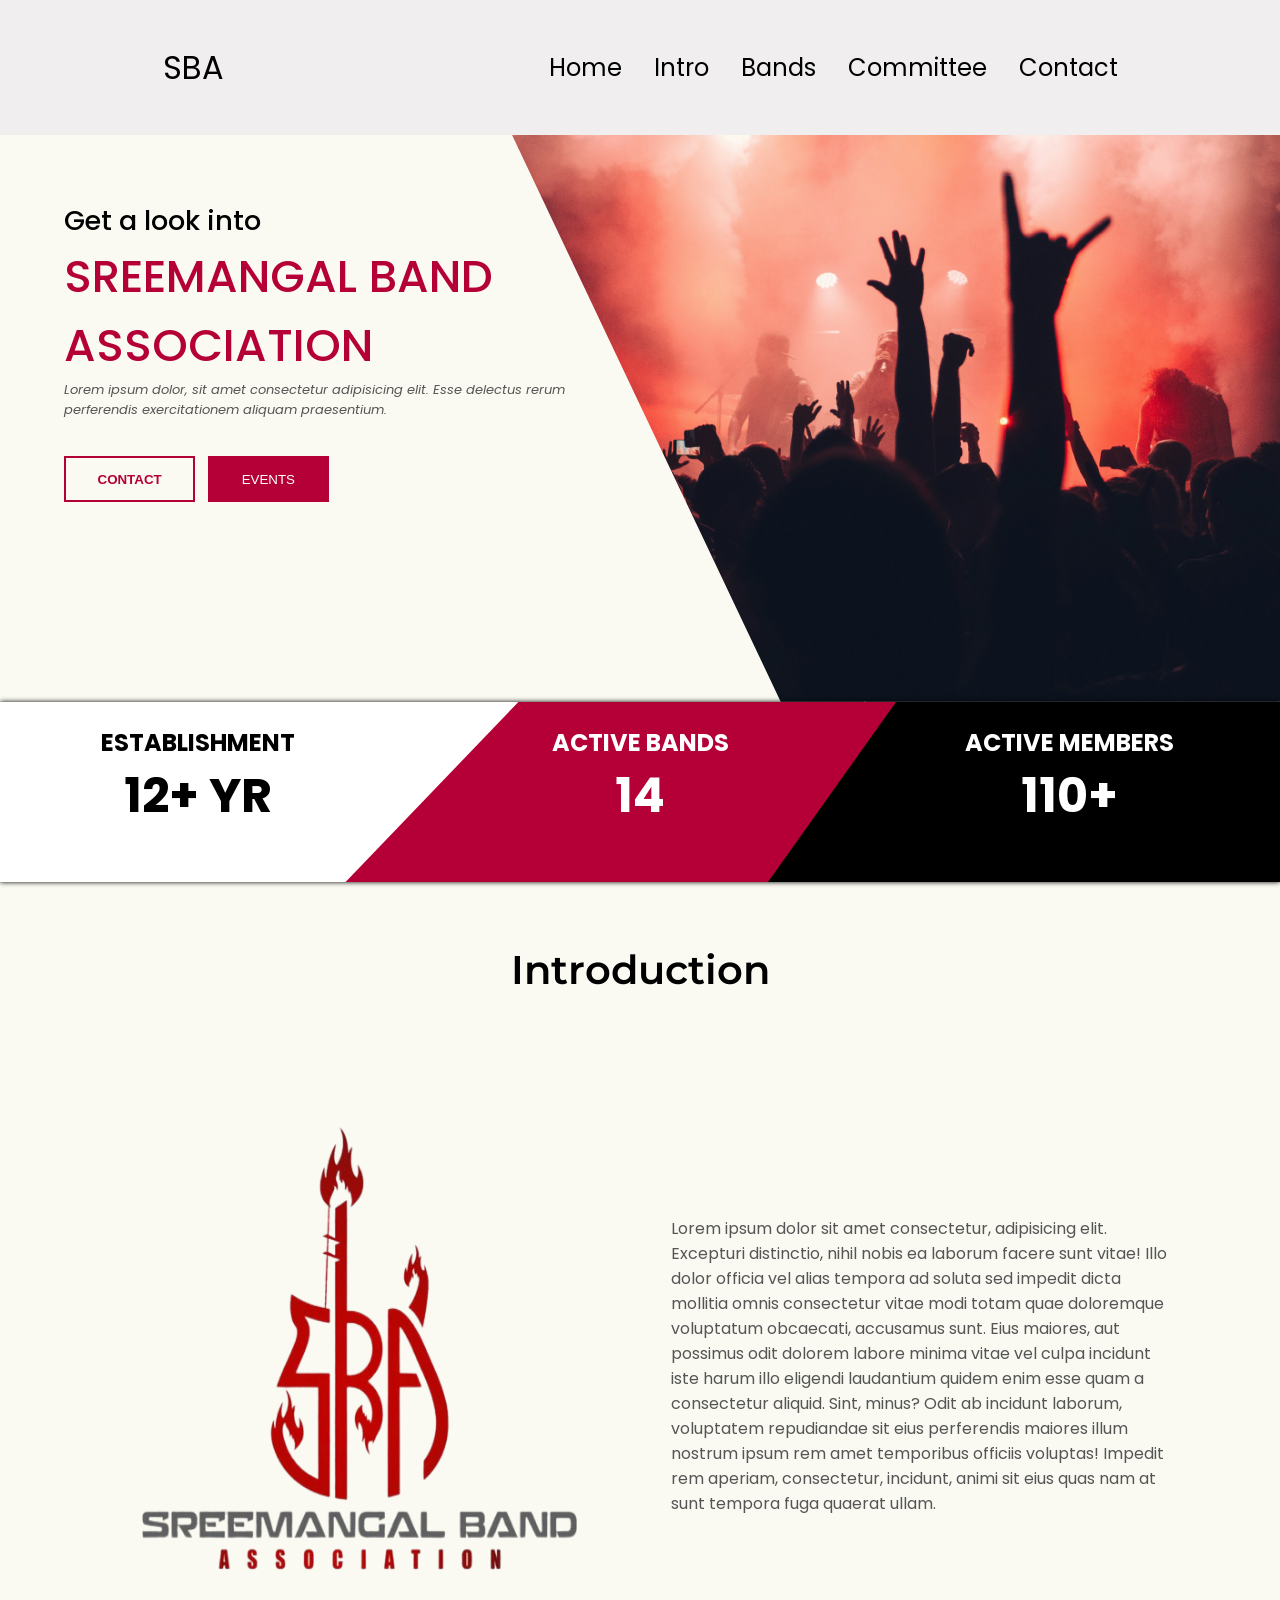
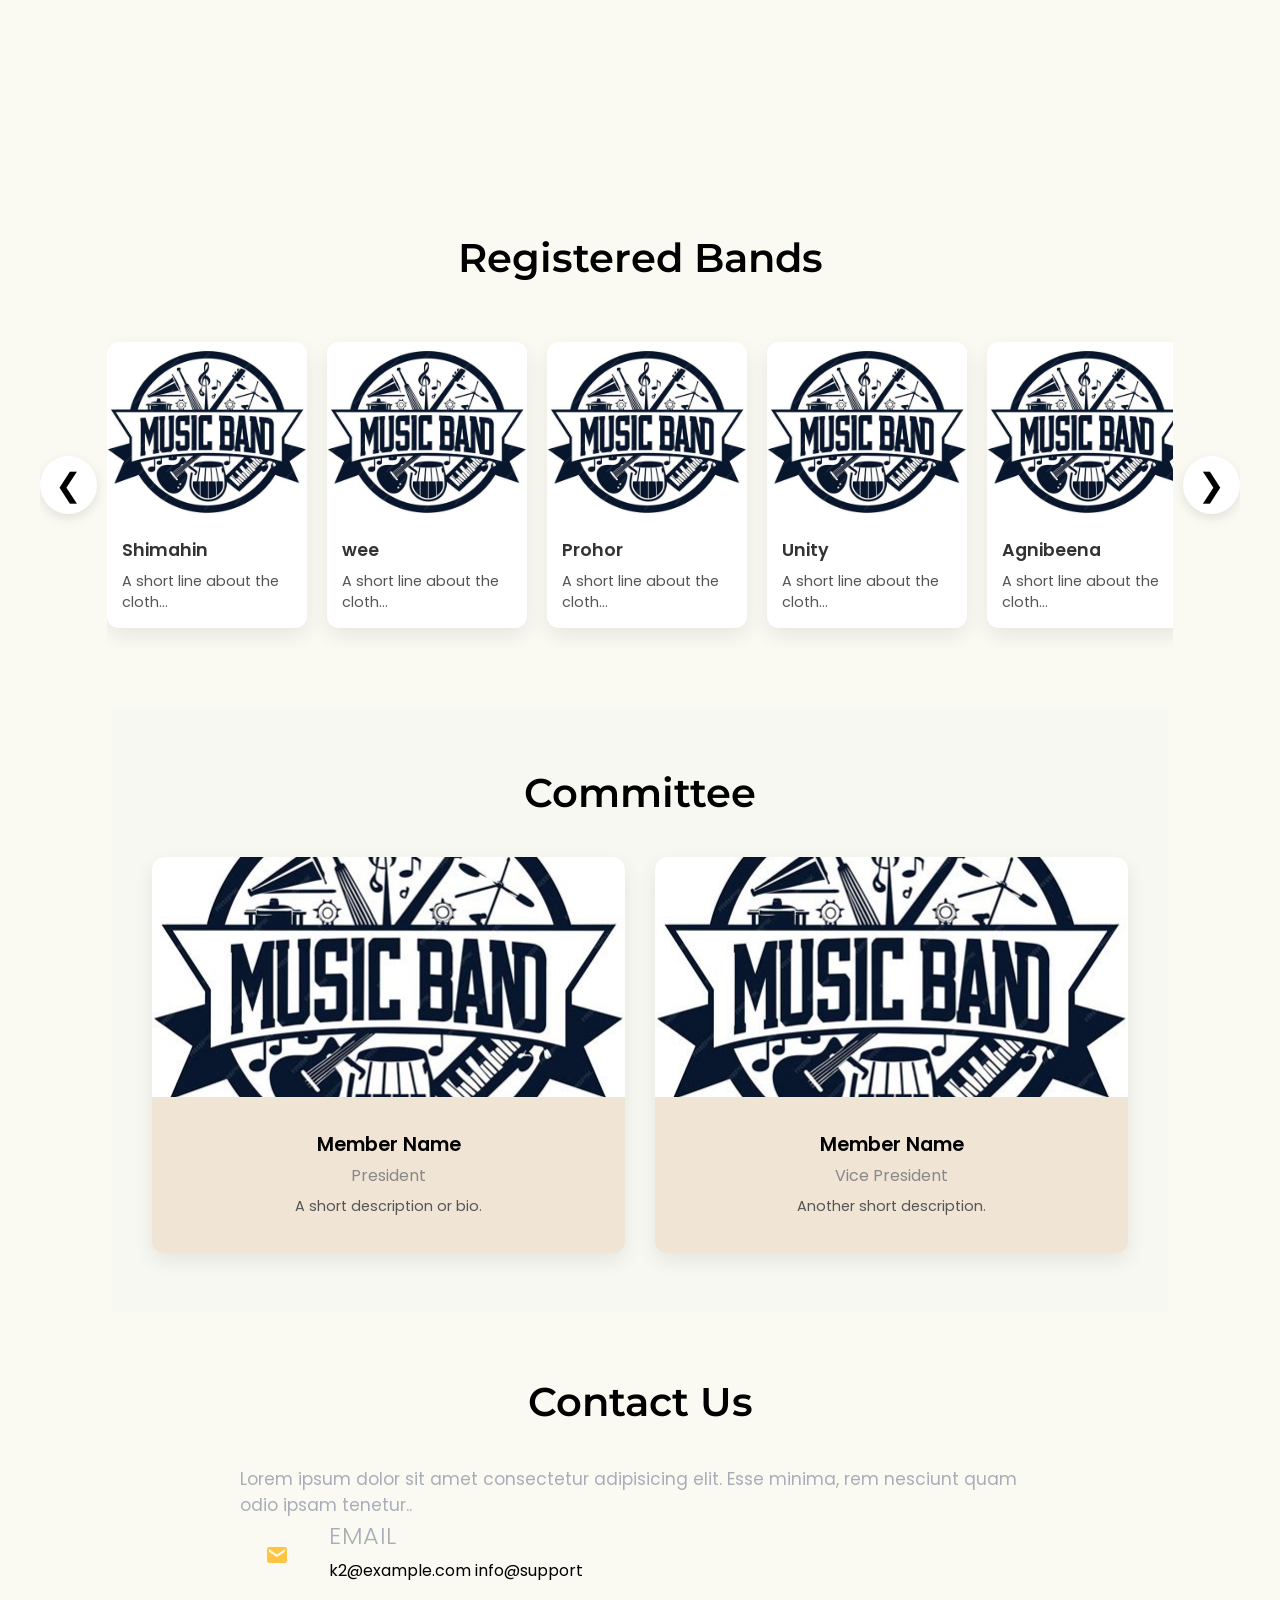
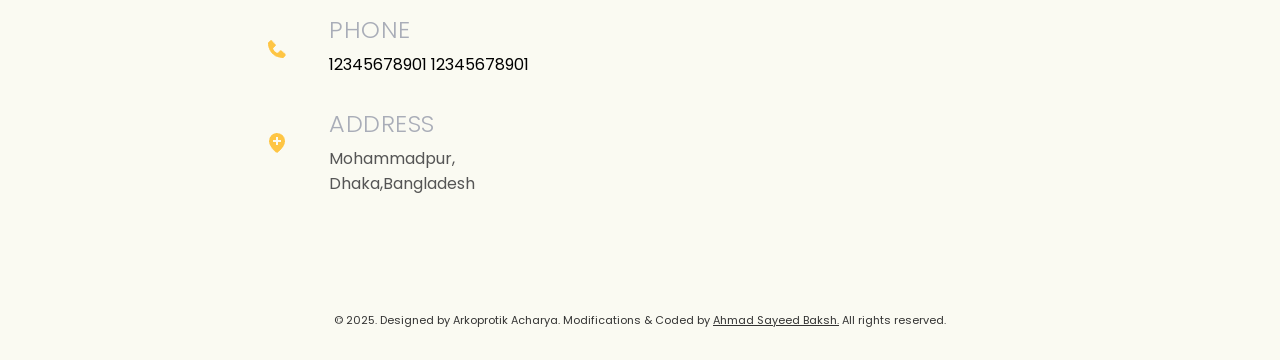
<file: index.html>
<!DOCTYPE html>
<html lang="en">
  <head>
    <meta charset="UTF-8" />
    <meta name="viewport" content="width=device-width, initial-scale=1.0" />

    <link rel="stylesheet" href="css/style.css" />
    <link rel="stylesheet" href="css/mediaquarries.css" />
    <title>Sreemangal Band Assosiation</title>
  </head>

  <body>
    <nav id="desktop-nav">
      <div class="logo">SBA</div>
      <div>
        <ul class="nav-links">
          <li><a href="#home">Home</a></li>
          <li><a href="#intro">Intro</a></li>
          <li><a href="#bands">Bands</a></li>
          <li><a href="#committee">Committee</a></li>
          <li><a href="#contact">Contact</a></li>
        </ul>
      </div>
    </nav>

    <nav id="hamburger-nav">
      <div class="logo">SBA</div>

      <div class="hamburger-menu">
        <div class="hamburger-icon" onclick="toggleMenu()">
          <span></span> <span></span> <span></span>
        </div>

        <div class="menu-links">
          <li><a href="#home" onclick="toggleMenu()">Home</a></li>
          <li><a href="#intro" onclick="toggleMenu()">Intro</a></li>
          <li><a href="#bands" onclick="toggleMenu()">Bands</a></li>
          <li><a href="#committee" onclick="toggleMenu()">Committee</a></li>
          <li><a href="#contact" onclick="toggleMenu()">Contact</a></li>
        </div>
      </div>
    </nav>

    <section id="home" class="home">
      <div class="homepage" id="desktop-homepage">
        <div class="parent_img" id="right">
          <img
            class="homeimg"
            src="./assets/homepagebg.png"
            alt="Homepage Image"
          />
          <div class="child_text">
            <div class="htext-container">
              <p class="pre-title">Get a look into</p>

              <h1 id="htitle">SREEMANGAL BAND ASSOCIATION</h1>
              <p class="hdes"
                >Lorem ipsum dolor, sit amet consectetur adipisicing elit. Esse
                delectus rerum perferendis exercitationem aliquam
                praesentium.</p
              >

              <div class="hbtn-container">
                <button
                  id="btn"
                  class="hcontact"
                  onclick="location.href='#contact'"
                  >CONTACT</button
                >
                <button
                  id="btn"
                  class="hevent"
                  onclick="location.href='./#events'"
                  >EVENTS</button
                >
              </div>
            </div>
          </div>
        </div>

        <!-- CARDS -->
        <div class="desktop-cards">
          <div class="parentcard">
            <div class="child1">
              <h1 class="card1title">ESTABLISHMENT</h1>
              <h1 class="c1pt">12+ YR</h1>
            </div>
            <div class="child2">
              <h1 class="card2title">ACTIVE BANDS</h1>
              <h1 class="c2pt">14</h1>
            </div>
            <div class="child3">
              <h1 class="card3title">ACTIVE MEMBERS</h1>
              <h1 class="c3pt">110+ </h1>
            </div>
          </div>
        </div>
      </div>
      <!-- responsive   -->
      <div class="homepage" id="mobile-homepage">
        <div class="parent_img" id="right">
          <img
            class="mhomeimg"
            src="./assets/homepagebg.png"
            alt="Homepage Image"
          />
          <div class="child_text">
            <div class="htext-container">
              <p class="pre-title">Get a look into</p>

              <h1 id="htitle">SREEMANGAL BAND ASSOCIATION</h1>
              <p class="hdes"
                >Lorem ipsum dolor, sit amet consectetur adipisicing elit. Esse
                delectus rerum perferendis exercitationem aliquam
                praesentium.</p
              >

              <div class="hbtn-container">
                <button id="btn" class="hcontact">CONTACT</button>
                <button id="btn" class="hevent">EVENTS</button>
              </div>
            </div>
          </div>
        </div>

        <!-- CARDS -->

        <div class="rescards">
          <div class="parent1_resCard">
            <h1 class="rescard1title">ESTABLISHMENT</h1>
            <h1 class="resc1pt">12+ YR</h1>
            <div class="child1_resCard1"> </div>
            <div class="child1_resCard2"> </div>
          </div>
          <div class="parent2_resCard">
            <h1 class="rescard2title">ACTIVE BANDS</h1>
            <h1 class="resc2pt">14</h1>
            <div class="child2_resCard1"> </div>
            <div class="child2_resCard2"> </div>
          </div>
          <div class="parent3_resCard">
            <h1 class="rescard3title">ACTIVE MEMBERS</h1>
            <h1 class="resc3pt">110+ </h1>
            <div class="child3_resCard1"> </div>
            <div class="child3_resCard2"> </div>
          </div>
        </div>
      </div>
    </section>

    <section id="intro">
      <h1 class="title" id="title">Introduction</h1>

      <div class="section-container">
        <div class="section__pic-container">
          <img src="./assets/sba-logo.png" alt="SBA Logo" class="intro-pic" />
        </div>

        <div class="intro-details-container">
          <div class="intro-containers"
            ><p class="intro_p">
              Lorem ipsum dolor sit amet consectetur, adipisicing elit.
              Excepturi distinctio, nihil nobis ea laborum facere sunt vitae!
              Illo dolor officia vel alias tempora ad soluta sed impedit dicta
              mollitia omnis consectetur vitae modi totam quae doloremque
              voluptatum obcaecati, accusamus sunt. Eius maiores, aut possimus
              odit dolorem labore minima vitae vel culpa incidunt iste harum
              illo eligendi laudantium quidem enim esse quam a consectetur
              aliquid. Sint, minus? Odit ab incidunt laborum, voluptatem
              repudiandae sit eius perferendis maiores illum nostrum ipsum rem
              amet temporibus officiis voluptas! Impedit rem aperiam,
              consectetur, incidunt, animi sit eius quas nam at sunt tempora
              fuga quaerat ullam.</p
            >
          </div>
        </div>
      </div>
    </section>

    <section class="bands" id="bands">
    <div class="container-bands">
      <h1 class="title">Registered Bands</h1>
    </div>

    <div class="bands-carousel-wrapper">
      <button class="carousel-btn prev-btn">❮</button>

      <div class="bands-carousel">
        <!-- Repeatable Card -->
        <div class="bands-card">
          <img src="assets/card2.jpg" alt="Brand" class="bands-thumb" />
          <div class="bands-info">
            <h2 class="bands-name">Shimahin</h2>
            <p class="bands-short-description">A short line about the cloth...</p>
          </div>
        </div>

        <div class="bands-card">
          <img src="assets/card2.jpg" alt="Brand" class="bands-thumb" />
          <div class="bands-info">
            <h2 class="bands-name">wee</h2>
            <p class="bands-short-description">A short line about the cloth...</p>
          </div>
        </div>

        <div class="bands-card">
          <img src="assets/card2.jpg" alt="Brand" class="bands-thumb" />
          <div class="bands-info">
            <h2 class="bands-name">Prohor</h2>
            <p class="bands-short-description">A short line about the cloth...</p>
          </div>
        </div>

        <div class="bands-card">
          <img src="assets/card2.jpg" alt="Brand" class="bands-thumb" />
          <div class="bands-info">
            <h2 class="bands-name">Unity</h2>
            <p class="bands-short-description">A short line about the cloth...</p>
          </div>
        </div>

        <div class="bands-card">
          <img src="assets/card2.jpg" alt="Brand" class="bands-thumb" />
          <div class="bands-info">
            <h2 class="bands-name">Agnibeena</h2>
            <p class="bands-short-description">A short line about the cloth...</p>
          </div>
        </div>

        <div class="bands-card">
          <img src="assets/card2.jpg" alt="Brand" class="bands-thumb" />
          <div class="bands-info">
            <h2 class="bands-name">Bohipir</h2>
            <p class="bands-short-description">A short line about the cloth...</p>
          </div>
        </div>

        <div class="bands-card">
          <img src="assets/card2.jpg" alt="Brand" class="bands-thumb" />
          <div class="bands-info">
            <h2 class="bands-name">Rocktim</h2>
            <p class="bands-short-description">A short line about the cloth...</p>
          </div>
        </div>

        <div class="bands-card">
          <img src="assets/card2.jpg" alt="Brand" class="bands-thumb" />
          <div class="bands-info">
            <h2 class="bands-name">Avro</h2>
            <p class="bands-short-description">A short line about the cloth...</p>
          </div>
        </div>

        <div class="bands-card">
          <img src="assets/card2.jpg" alt="Brand" class="bands-thumb" />
          <div class="bands-info">
            <h2 class="bands-name">Aloron</h2>
            <p class="bands-short-description">A short line about the cloth...</p>
          </div>
        </div>

        <div class="bands-card">
          <img src="assets/card2.jpg" alt="Brand" class="bands-thumb" />
          <div class="bands-info">
            <h2 class="bands-name">Sodium</h2>
            <p class="bands-short-description">A short line about the cloth...</p>
          </div>
        </div>
        
        <div class="bands-card">
          <img src="assets/card2.jpg" alt="Brand" class="bands-thumb" />
          <div class="bands-info">
            <h2 class="bands-name">Sector 3</h2>
            <p class="bands-short-description">A short line about the cloth...</p>
          </div>
        </div>

        <!-- Add more cards as needed -->
      </div>

      <button class="carousel-btn next-btn">❯</button>
    </div>
    </section>

    <section id="committee">
  <h1 class="title">Committee</h1>

  <div class="committee-container">
    <!-- Member 1 -->
    <div class="committee-card">
      <img src="assets/card2.jpg" alt="Member Name" class="committee-img" />
      <div class="committee-info">
        <h2 class="committee-name">Member Name</h2>
        <p class="committee-role">President</p>
        <p class="committee-bio">A short description or bio.</p>
      </div>
    </div>

    <!-- Member 2 -->
    <div class="committee-card">
      <img src="assets/card2.jpg" alt="Member Name" class="committee-img" />
      <div class="committee-info">
        <h2 class="committee-name">Member Name</h2>
        <p class="committee-role">Vice President</p>
        <p class="committee-bio">Another short description.</p>
      </div>
    </div>

    <!-- Add more members as needed -->
  </div>
    </section>


    <section id="contact">
      <h1 class="title">Contact Us</h1>

      <div class="contact-container">

        <div class="contact-info">
          <div class="content">
            <!-- <h2>CONTACT INFO</h2> -->

            <p
              >Lorem ipsum dolor sit amet consectetur adipisicing elit. Esse
              minima, rem nesciunt quam odio ipsam tenetur..</p
            >
          </div>
          <div class="box">
            <div class="icon">
              <img
                src="[data-uri]"
              />
            </div>
            <div class="email">
              <h3>EMAIL</h3>
              <a href="#">k2@example.com</a>
              <a href="#">info@support</a>
            </div>
          </div>
          <div class="box">
            <div class="icon">
              <img
                src="[data-uri]"
              />
            </div>
            <div class="phone">
              <h3>PHONE</h3>
              <a href="#">12345678901</a>
              <a href="#">12345678901</a>
            </div>
          </div>
          <div class="box">
            <div class="icon">
              <img
                src="[data-uri]"
              />
            </div>
            <div class="address">
              <h3>ADDRESS</h3>
              <p>Mohammadpur, <br />Dhaka,Bangladesh</p>
            </div>
          </div>

<!-- 
          <h4>Reach us on Our Socials :</h4> 
        <div id="socials-container">
  
          <img
            src="./assets/facebook.png"
            alt="My Facebook profile"
            class="icon"
            onclick="location.href='https:'"
          />

          <img
            src="./assets/instagram.png"
            alt="My Instagram profile"
            class="icon"
            onclick="location.href='https:'"
          />
        </div> -->
        </div>
      </div>
    </section>

    <footer> </footer>

    <section id="copy">
      <a href="#"
        >&copy; 2025. Designed by Arkoprotik Acharya. Modifications & Coded by
        <span>Ahmad Sayeed Baksh.</span> All rights reserved.</a
      >
    </section>

    <script defer src="js/script.js"></script>
  </body>
</html>
</file>
<file: css/style.css>
/*General*/

@import url("https://fonts.googleapis.com/css2?family=Poppins:ital,wght@0,100;0,200;0,300;0,400;0,500;0,600;0,700;0,800;0,900;1,100;1,200;1,300;1,400;1,500;1,600;1,700;1,800;1,900&display=swap");

@import url("https://fonts.googleapis.com/css2?family=Poppins:wght@100..900&display=swap");

@import url("https://fonts.googleapis.com/css2?family=Montserrat:ital,wght@0,100..900;1,100..900&display=swap");

* {
  margin: 0;
  padding: 0;
}

html {
  scroll-behavior: smooth;
}

body {
  font-family: "Poppins", sans-serif;
  background-color: #FAFAF2;
}

p {
  color: rgb(85, 85, 85);
}

.title {
  font-family: "Montserrat", "poppins", sans-serif;
  font-size: 3rem;
  text-align: center;
}

#title {
  margin-bottom: 25px;
}

/* Transition */

a,
#btn {
  transition: all 300ms ease;
}

/* SECTIONS */

section {
  padding-top: 4vh;
  height: 96vh;
  margin: 0 7rem;
  box-sizing: border-box;
  min-height: fit-content;
}

.home {
  margin: 0 0 5vh 0;
  padding: 0;
}

.section-container {
  display: flex;
}

/* DESKTOP-NAV */

/* 
backdrop-filter: blur(30px);
box-shadow: 0px 0px 30px rgba(227, 228, 237, 0.37);
border: 2px solid rgba(255, 255, 255, 0.18); */

nav,
.nav-links {
  display: flex;
}

nav {
  justify-content: space-around;
  align-items: center;
  height: 15vh;

  background-color: #f0eeee;

  position: fixed;   /* fixed instead of sticky */
  top: 0;
  left: 0;
  right: 0;

  z-index: 1000;

  transition: top 0.3s ease;  /* smooth hide/show */
}

.nav-links {
  gap: 2rem;
  list-style: none;
  font-size: 1.5rem;
}

a {
  color: black;
  text-decoration: none;
  text-decoration-color: white;
}
a:hover {
  color: grey;
  text-decoration: underline;
  text-underline-offset: 0.6rem;
  text-decoration-color: rgb(180, 0, 55);
}

.logo {
  font-size: 2rem;
}

.logo:hover {
  cursor: default;
}

/* HAMBURGER MENU */

#hamburger-nav {
  display: none;
}

.hamburger-menu {
  position: relative;
  display: inline-block;
}

.hamburger-icon {
  display: flex;
  flex-direction: column;
  justify-content: space-between;
  height: 24px;
  width: 30px;
  cursor: pointer;
}

.hamburger-icon span {
  width: 100%;
  height: 2px;
  background-color: black;
  transition: all 0.3 ease-in-out;
}

.menu-links {
  position: absolute;

  z-index: 200;

  top: 130%;
  right: 0;

  max-height: 0;
  width: fit-content;
  overflow: hidden;

  background-color: rgb(180, 0, 55);
  transition: all 0.3 ease-in-out;
}

.menu-links a {
  display: block;
  padding: 13px 25px;
  text-align: center;
  font-size: 1.5rem;
  color: rgb(255, 255, 255);
  text-decoration: none;
  transition: all 0.3 ease-in-out;
}

.menu-links li {
  list-style: none;
}

.menu-links.open {
  max-height: 300px;
}

.hamburger-icon.open span:first-child {
  transform: rotate(45deg) translate(10px, 5px);
}

.hamburger-icon.open span:nth-child(2) {
  opacity: 0;
}

.hamburger-icon.open span:last-child {
  transform: rotate(-45deg) translate(10px, -5px);
}

.hamburger-icon span:first-child {
  transform: none;
}

.hamburger-icon span:first-child {
  opacity: 1;
}

.hamburger-icon span:first-child {
  transform: none;
}

/*HOME*/
.homepage {
  width: 100%;
}

.parent_img {
  position: relative;
  width: 100%;
  height: 78vh;
  /* margin: 5% auto;   */
  /* background: #fff;
  box-shadow: 0px 0px 5px #000; */

  overflow: hidden;
}
.child_text {
  display: flex;
  flex-direction: row;

  position: absolute;
  top: 0;
  bottom: 0;
  left: 5%;
  width: 50%;
  background: transparent;
  /* box-shadow: 0px 0px 5px #000; */
}

.htext-container {
  margin: 0;
  padding: 0;

  display: flex;
  justify-content: center;
  text-align: left;
  flex-direction: column;
}

.pre-title {
  font-size: 1.7rem;
  font-weight: 500;

  color: black;
}

#htitle {
  font-size: 2.83rem;
  font-weight: 500;
  color: rgb(180, 0, 55);
}

.hdes {
  color: rgb(85, 85, 85);

  width: 90%;
  margin: 0 auto 0 0;

  font-size: small;
  font-style: italic;
}

.hbtn-container {
  margin-top: 4vh;
}

.hcontact,
.hevent {
  padding: 1.5vh 3.5vh;
}

.hcontact:hover {
  background-color: rgb(180, 0, 55);
  color: white;
  cursor: pointer;
}

.hevent:hover {
  background-color: white;
  color: rgb(180, 0, 55);
  cursor: pointer;
}

.hcontact {
  background-color: transparent;
  color: rgb(180, 0, 55);

  font-weight: 600;

  border: 2px solid rgb(180, 0, 55);

  margin-right: 1vh;
}

.hevent {
  background-color: rgb(180, 0, 55);
  color: white;
  border: 2px solid rgb(180, 0, 55);
}

.img-container {
  margin: 0;
  padding: 0;
}

.homeimg {
  /* width: 80vh;
  height: 55vh; */

  margin: 0;
  padding: 0;

  clip-path: polygon(0 0, 100% 0, 100% 100%, 40% 100%, 20% 50%);
  -webkit-clip-path: polygon(0 0, 100% 0, 100% 100%, 40% 100%, 20% 50%);
}

.parent_img img {
  height: 100%;
  width: 65%;
  object-fit: cover;

  /* or
  object-fit: cover; */
}

#right {
  text-align: right;
}

/*CARDS*/

.parentcard {
  position: relative;

  width: 100%;
  height: 20vh;

  background: rgb(180, 0, 55);
  color: white;
  box-shadow: 0px 0px 5px #000;
}
.child1 {
  position: absolute;
  top: 0%;
  bottom: 0%;
  left: 0%;
  width: 45%;

  background: #ffffff;
  color: black;
  box-shadow: 0px 0px 5px #000;

  clip-path: polygon(0 0, 90% 0%, 60% 100%, 0% 100%);
}
/* .child2 {
  position: absolute;
  top: 0%;
  bottom: 0%;
  left: 33.5%;
  width: 33%;
  background: #1b8335;
  box-shadow: 0px 0px 5px #000;
  clip-path: polygon( 60% 0, 100% 0%, 45% 100%, 0% 100%);
} */
.child3 {
  position: absolute;
  top: 0%;
  bottom: 0%;
  right: 0px;
  width: 40%;
  background: #000000;
  color: white;
  box-shadow: 0px 0px 5px #000;
  clip-path: polygon(25% 0, 100% 0%, 100% 100%, 0% 100%);
}

.card1title,
.card2title,
.card3title {
  font-size: 1.5rem;
  text-align: center;
  margin: auto;
  padding-top: 2.5vh;
}
.c1pt,
.c2pt,
.c3pt {
  padding: 0;
  margin: 0;
  font-size: 3rem;
  text-align: center;
  margin: auto;
}

.card1title,
.c1pt {
  padding-right: 20vh;
}

.card3title,
.c3pt {
  padding-left: 10vh;
}

/* RESPONSIVE CARDS  */

.parent1_resCard,
.parent2_resCard,
.parent3_resCard {
  position: relative;
  width: 100%;
  height: 20vh;
  margin: 5% auto;
}

.child1_resCard1,
.child2_resCard1,
.child3_resCard1 {
  position: absolute;
  top: -5%;
  bottom: -5%;
  right: 10%;
  width: 10%;
  /* box-shadow: -10px 0 15px rgba(0, 0, 0, 0.3), 10px 0 15px rgba(0, 0, 0, 0.3); */
}
.child1_resCard2,
.child2_resCard2,
.child3_resCard2 {
  position: absolute;
  top: -5%;
  bottom: -5%;
  left: 10%;
  width: 10%;
  /* box-shadow: -10px 0 15px rgba(0, 0, 0, 0.3), 10px 0 15px rgba(0, 0, 0, 0.3); */
}

.parent1_resCard {
  box-shadow: 0px 0px 5px #000;
  background-color: rgb(255, 255, 255);
  color: rgb(180, 0, 55);
}

.child1_resCard1,
.child1_resCard2 {
  background: #fff;
}

.parent2_resCard {
  box-shadow: 0px 0px 5px #000;
  background-color: rgb(180, 0, 55);
  color: #fff;
}
.child2_resCard1,
.child2_resCard2 {
  background: #fff;
}

.parent3_resCard {
  box-shadow: 0px 0px 5px #000;
  background-color: rgb(0, 0, 0);
  color: #fff;
}
.child3_resCard1,
.child3_resCard2 {
  background: #fff;
}

.rescard1title,
.rescard2title,
.rescard3title {
  font-size: 1.5rem;
  text-align: center;
  margin: auto;
  padding-top: 2.5vh;
}
.resc1pt,
.resc2pt,
.resc3pt {
  padding: 0;
  margin: 0;
  font-size: 3rem;
  text-align: center;
  margin: auto;
}

/* INTRO */

#intro {
  position: relative;
}

.intro-containers,
.intro-details-container {
  display: flex;
}

.intro-containers {
  gap: 2rem;
  margin-top: 2rem;
  margin-bottom: 2rem;
}

.intro-details-container {
  flex-direction: column;
  padding-top: 2rem;
  margin: auto 0;
}

.details-container {
  border: rgb(53, 53, 53) 0.1rem solid;
  border-color: rgb(163, 163, 163);
  border-radius: 2rem;

  background: white;
  text-align: center;

  padding: 1.5rem;

  flex: 1;
}

.section-container {
  gap: 4rem;
  height: 80%;
}
/* 
.section__pic-container {
  height: 60vh;
  width: 60vh;
} */
.section__pic-container {
  display: flex;
  justify-content: center;
}

.intro-pic {
  height: 55vh;
  width: 55vh;
  margin: auto 0;
  padding-top: 0rem;
}

.intro-container {
  display: flex;
  flex-wrap: wrap;
}

/* COMPLETE BANDS SECTION FIX - Replace your bands section with this */

.bands {
  padding: 60px 40px;
  height: auto;
  text-align: center;
  width: 100%;
  overflow: hidden; /* Critical: hide all overflow */
  box-sizing: border-box;
  margin: 0;
}

.title {
  font-size: 2.5rem;
  font-weight: 600;
  margin-bottom: 40px;
}

/* === Carousel Wrapper === */
.bands-carousel-wrapper {
  position: relative;
  display: flex;
  align-items: center;
  justify-content: center;
  width: 100%;
  max-width: 100%;
  overflow: hidden; /* Hide wrapper overflow */
  box-sizing: border-box;
}

/* === Carousel Container === */
.bands-carousel {
  display: flex;
  overflow-x: auto;
  overflow-y: hidden;
  gap: 20px;
  scroll-behavior: smooth;
  padding: 20px 0; /* Remove horizontal padding */
  width: 100%;
  max-width: 100%;
  box-sizing: border-box;
  
  /* Hide scrollbars completely */
  scrollbar-width: none;
  -ms-overflow-style: none;
}

.bands-carousel::-webkit-scrollbar {
  display: none;
  width: 0;
  height: 0;
}

/* === Cards === */
.bands-card {
  flex: 0 0 auto;
  background-color: #fff;
  border-radius: 12px;
  width: 200px;
  min-width: 200px;
  max-width: 200px; /* Prevent cards from growing */
  box-shadow: 0 8px 20px rgba(0, 0, 0, 0.08);
  transition: transform 0.2s ease;
  overflow: hidden;
  text-align: left;
  box-sizing: border-box;
}

.bands-card:hover {
  transform: translateY(-5px);
}

.bands-thumb {
  width: 100%;
  height: 180px;
  object-fit: cover;
  display: block;
}

.bands-info {
  padding: 15px;
  box-sizing: border-box;
}

.bands-name {
  font-size: 1.1rem;
  font-weight: 600;
  margin: 0 0 8px 0;
  color: #333;
}

.bands-short-description {
  font-size: 0.9rem;
  color: #555;
  margin: 0;
}

/* === Navigation Buttons === */
.carousel-btn {
  background-color: #ffffff;
  border: none;
  font-size: 2rem;
  padding: 10px 15px;
  cursor: pointer;
  z-index: 10;
  box-shadow: 0 4px 12px rgba(0, 0, 0, 0.1);
  border-radius: 50%;
  transition: background 0.3s ease;
  flex-shrink: 0;
}

.carousel-btn:hover {
  background-color: #f1f1f1;
}

.prev-btn {
  margin-right: 10px;
}

.next-btn {
  margin-left: 10px;
}

/* === RESPONSIVE DESIGN === */

/* Large screens */
@media screen and (max-width: 1200px) {
  .bands {
    padding: 50px 20px; /* Reduce horizontal padding */
  }
  
  .bands-card {
    width: 180px;
    min-width: 180px;
    max-width: 180px;
  }
}

/* Tablets */
@media screen and (max-width: 900px) {
  .bands {
    padding: 40px 15px;
  }
  
  .title {
    font-size: 2.2rem;
  }
  
  .bands-card {
    width: 160px;
    min-width: 160px;
    max-width: 160px;
  }
  
  .bands-thumb {
    height: 140px;
  }
}

/* Mobile landscape */
@media screen and (max-width: 768px) {
  .bands {
    padding: 30px 10px; /* Further reduce padding */
    margin: 0; /* Remove any margin */
  }
  
  .title {
    font-size: 2rem;
    margin-bottom: 30px;
  }
  
  .bands-carousel-wrapper {
    margin: 0 -5px; /* Negative margin to expand carousel area */
    padding: 0 5px;
    box-sizing: border-box;
  }
  
  .bands-carousel {
    padding: 15px 0;
    gap: 15px;
    padding-left: 10px; /* Small left padding for first card */
    padding-right: 20px; /* Extra right padding for last card */
  }
  
  .bands-card {
    width: 150px;
    min-width: 150px;
    max-width: 150px;
  }
  
  .bands-thumb {
    height: 130px;
  }
  
  .carousel-btn {
    font-size: 1.5rem;
    padding: 6px 10px;
  }
}

/* Mobile portrait */
@media screen and (max-width: 600px) {
  .bands {
    padding: 25px 5px; /* Minimal padding */
    margin: 0;
  }
  
  .title {
    font-size: 1.8rem;
    margin-bottom: 25px;
    padding: 0 10px; /* Add padding only to title */
  }
  
  .bands-carousel-wrapper {
    flex-direction: column;
    gap: 15px;
    margin: 0 -10px; /* Expand full width */
    padding: 0;
  }
  
  .bands-carousel {
    width: 100vw; /* Use full viewport width */
    max-width: 100vw;
    margin-left: calc(-50vw + 50%); /* Center the carousel */
    padding: 10px 15px; /* Padding for first and last cards */
    gap: 12px;
  }
  
  .bands-card {
    width: 140px;
    min-width: 140px;
    max-width: 140px;
  }
  
  .bands-thumb {
    height: 120px;
  }
  
  .carousel-btn {
    position: static;
    margin: 0 5px;
  }
}

/* Small mobile */
@media screen and (max-width: 480px) {
  .bands {
    padding: 20px 0; /* Remove all horizontal padding */
  }
  
  .title {
    font-size: 1.6rem;
    padding: 0 15px;
  }
  
  .bands-carousel {
    padding: 8px 10px;
    gap: 10px;
  }
  
  .bands-card {
    width: 130px;
    min-width: 130px;
    max-width: 130px;
  }
  
  .bands-thumb {
    height: 110px;
  }
}

/* Very small mobile */
@media screen and (max-width: 350px) {
  .bands {
    padding: 15px 0;
  }
  
  .title {
    font-size: 1.4rem;
    padding: 0 10px;
  }
  
  .bands-carousel {
    padding: 5px 8px;
  }
  
  .bands-card {
    width: 120px;
    min-width: 120px;
    max-width: 120px;
  }
  
  .bands-thumb {
    height: 100px;
  }
}

/* === Committee Section === */
#committee {
  padding: 60px 40px;
  background-color: #f8f8f2;
  text-align: center;
  height: auto;
}

#committee .title {
  font-size: 2.5rem;
  font-weight: 600;
  margin-bottom: 40px;
}

/* === Grid Container === */
.committee-container {
  display: grid;
  grid-template-columns: repeat(auto-fit, minmax(220px, 1fr));
  gap: 30px;
  max-width: 1200px;
  margin: 0 auto;
}

/* === Committee Card === */
.committee-card {
  background-color: #F0E4D4;
  border-radius: 12px;
  overflow: hidden;
  box-shadow: 0 8px 20px rgba(0, 0, 0, 0.08);
  transition: transform 0.2s ease;
  text-align: center;
  padding-bottom: 20px;
}

.committee-card:hover {
  transform: translateY(-6px);
}

.committee-img {
  width: 100%;
  height: 240px;
  object-fit: cover;
}

.committee-info {
  padding: 16px;
}

.committee-name {
  font-size: 1.2rem;
  font-weight: 600;
  margin: 10px 0 4px;
}

.committee-role {
  font-size: 1rem;
  color: #888;
  margin-bottom: 8px;
}

.committee-bio {
  font-size: 0.9rem;
  color: #555;
  margin: 0;
}

/* === Responsive Fixes === */
@media (max-width: 600px) {
  .committee-img {
    height: 200px;
  }
}

/* CONTACT */

.icon {
  cursor: pointer;
  height: 2rem;
}

.contact-icon {
  cursor: default;
}

.email-icon {
  height: 2.5rem;
}

.ticon {
  height: 2.1rem;
}

.contact-divider {
  margin-top: 8px;
}

#socials-container {
  display: flex;
  /* justify-content: space-evenly; */
  margin-top: 1rem;
  margin-left: 1.357rem;
  gap: 1rem;
}

/* CONTACT */

#contact {
  min-height: 500px;
  display: flex;
  justify-content: center;
  align-items: center;
  flex-direction: column;
  background-color: ☐ #0a101e;
  padding: 5% 10%;
  height: auto;
}
.contact-container {
  display: flex;
  justify-content: space-between;
  width: 100%;
  gap: 40px;
}

#contact .contact-info .content p,
#contact .contact-info .content .box a {
  color: #a9adb8;
  font-size: 17px;
}

#contact .contact-info .icon-container {
  display: flex;
  flex-direction: column;
}
#contact .contact-info .icons {
  display: flex;
  flex-direction: row;
}

#contact .contact-info .box {
  display: flex;
  align-items: flex-start;
  gap: 15px;
  margin-bottom: 20px;
}

#contact .contact-info .box .icon {
  margin: 0;
  padding: 12px; /* Adjust padding for better icon centering */
  display: flex;
  justify-content: center;
  align-items: center;
  height: 50px;
  width: 50px;
}

#contact .contact-info .box h3 {
  font-size: 1.5rem;

  margin-bottom: 5px;
  color: #a9adb8;
  letter-spacing: 0.5px;
  font-weight: 300;
}
#contact .contact-info h3 {
  font-size: 1.5rem;
}

#contact .contact-info .icon-container h3 {
  font-size: 1.2rem;
  margin-bottom: 5px;
  color: #ebebeb;
}

#contact .icon-container .icon {
  font-size: 50px;
  color: #a9adb8;
  margin: 0 2px;
  /* border: 1px solid #646060;
  border-radius: 28px; */
  height: 30px;
  width: 30px;
  padding: 0 0px 0 0px;
  display: flex;
  align-items: center;
  overflow: hidden;
  background-color: #070d1b;
  cursor: pointer;
  transition: all 0.6s ease;
}

#contact .icon-container .icon1 {
  margin: 0px 2px 0px 0px;
}

#contact h4 {
  color: #a9adb8;
font-weight:500;
  font-size: 17px;
}


#copy {
  /* width: 100%; */
  min-height: 80px;
  height: auto;
  padding-top: 0px;
  display: flex;
  justify-content: center;
  align-items: center;
  background-color: ☐ #070d1b;
}
#copy a {
  font-size: 11px;
  color: #333333;
  text-decoration: none;
  cursor: default;
}
#copy a span {
  text-decoration: underline;
  cursor: pointer;
}
</file>
<file: css/mediaquarries.css>
/* HOMEPAGE   */
#mobile-homepage {
  display: none;
}

#desktop-homepage {
  display: block;
}

@media only screen and (max-width: 45em) {
  #mobile-homepage {
    display: block;
  }

  .homepage {
    width: 100%;
  }

  .parent_img img {
    height: 100%;
    width: 100%;
    object-fit: cover;
  }
  .child_text {
    left: 0%;
    width: 100%;
    background: transparent;
  }

  /* box-shadow: 0px 0px 5px #000;   */

  .htext-container {
    text-align: center;
  }

  .pre-title {
    font-size: 1.7rem;
    font-weight: 500;
    text-shadow: 2px 2px 5px rgba(0, 0, 0, 0.3);

    color: black;
  }
  #htitle {
    font-size: 3rem;
    font-weight: 500;
    text-shadow: 2px 2px 5px rgba(0, 0, 0, 0.8);
    color: rgb(255, 255, 255);
  }

  .hdes {
    color: rgb(228, 228, 228);
    text-shadow: 2px 2px 5px rgba(0, 0, 0, 1);
    -webkit-text-stroke: 0.1px black;

    width: 60%;
    margin: 0 auto;
    text-align: center;
  }

  .hevent:hover {
    background-color: transparent;
    color: rgb(180, 0, 55);
    cursor: pointer;
  }

  #desktop-homepage {
    display: none;
  }
}

/* RESPONSIVE CARDS    */
@media only screen and (max-width: 900px) {
  .card1title,
  .c1pt {
    padding-right: 10vh;
  }

  .card3title,
  .c3pt {
    padding-left: 7vh;
  }
}

#resCards {
  display: none;
}

#desktop-cards {
  display: block;
}

@media only screen and (max-width: 45em) {
  #resCards {
    display: block;
  }
  #desktop-cards {
    display: none;
  }

  .intro-containers {
    text-align: center;
  }

  .intro-details-container {
    display: flex;
    justify-content: center;
    align-items: center;
  }
}

/*   
  .home {
    margin: 0px 5rem;
  }  */

@media only screen and (max-width: 32em) {
  .pre-title {
    font-size: 1.3rem;
  }
  #htitle {
    font-size: 2rem;
  }
  .hdes {
    font-size: 0.6rem;
  }

  .parent_img {
    height: 60vh;
  }

  .intro_p {
    margin: 0 auto;
  }

  .rescard1title,
  .rescard2title,
  .rescard3title {
    font-size: 1.5rem;
  }
  .resc1pt,
  .resc2pt,
  .resc3pt {
    font-size: 2.5rem;
  }
}



@media screen and (max-width: 1200px) {

  /* nav  */
  #desktop-nav {
    display: none;
  }
  #hamburger-nav {
    display: flex;
  }

  /* rest    */
  .intro,
  .section-container {
    display: block;
  }
  section,
  .section-container {
    height: fit-content;
  }
  section {
    margin: 0 5%;
  }
  .section__pic-container {
    margin: 0 auto 2rem;
  }
  .intro-containers {
    margin-top: 0;
  }
}

@media screen and (max-width: 600px) {
  .intro-containers {
    flex-wrap: wrap;
    flex-direction: column;
    text-align: center;
  }
  .section__pic-container {
    justify-content: center;
  }
  .section__pic-container img {
    height: 100%;
    width: 100%;
  }
  .logo {
    font-size: 1.5rem;
  }
  .title {
    font-size: 2rem;
  }
}
/* 
@media screen and (max-width: 420px) {
  .section__pic-container {
    height: 22rem;
    width: 22rem;
  }
}
@media screen and (max-width: 350px) {
  .section__pic-container {
    height: 19rem;
    width: 19rem;
  }
}
@media screen and (max-width: 300px) {
  .section__pic-container {
    height: 270px;
    width: 270px;
  }
} */

/* ADD THIS TO THE VERY END OF mediaquarries.css */

/* Force proper bands section behavior on all screen sizes */
@media only screen and (max-width: 45em) {
  .bands {
    overflow: hidden !important;
    width: 100% !important;
    max-width: 100% !important;
    box-sizing: border-box !important;
  }
  
  .bands-carousel-wrapper {
    overflow: hidden !important;
    width: 100% !important;
    max-width: 100% !important;
  }
  
  .bands-carousel {
    overflow-x: auto !important;
    overflow-y: hidden !important;
    width: 100% !important;
    box-sizing: border-box !important;
  }
}

@media only screen and (max-width: 32em) {
  .bands {
    margin-left: 0 !important;
    margin-right: 0 !important;
  }
}
</file>
